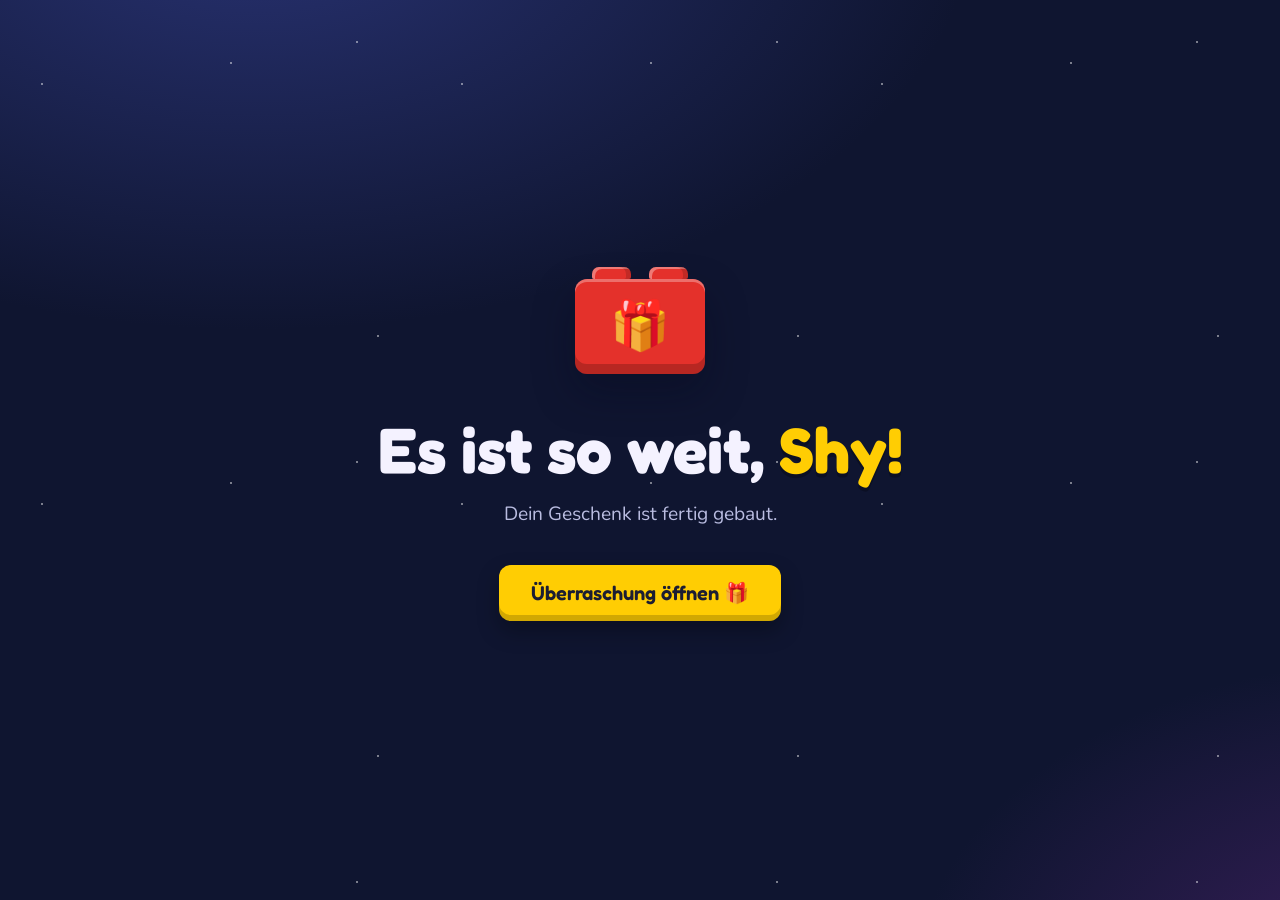
<file: index.html>
<!DOCTYPE html>
<!--
  =====================================================================
  index.html  –  FINALE OBERFLÄCHE (diese Seite bekommt dein Freund)
  =====================================================================
  Aufbau der Seite (von oben nach unten):
    1. <head>            Titel, Schriften, Styles, Vorschau-Infos
    2. #countdown        Timer-Bildschirm (vor dem Geburtstag)
    3. #finale           Großer 10-Sekunden-Countdown (letzte Sekunden)
    4. #tor              „Überraschung öffnen“-Bildschirm (nach Ablauf)
    5. #feier            Die eigentliche Geburtstagsseite:
         .hero           Glückwunsch-Überschrift + Alter
         #collage        Foto-Collage
         #statistik      Statistik „Dieses Jahr zusammen“ (3er-Raster)
         #wuensche       Glückwunsch-Karten
         #playlist       Lieblingssongs (Playlist)
         #brief          Persönlicher Brief
         #geschenk       Geschenk-Baustein → Link zur PDF
    6. #lightbox         Großansicht, wenn man ein Foto/Video anklickt
    7. #player           Mini-Player („Läuft gerade …“) unten links
    8. Skripte           config.js → konfetti.js → playlist.js → main.js

  WICHTIG: Die Texte stehen NICHT hier, sondern in assets/js/config.js.
  Elemente mit  data-text="..."  werden automatisch mit dem passenden
  Text aus der config.js befüllt. So musst du nur eine Datei pflegen.

  Diese Datei ist (fast) identisch mit test.html. Unterschied:
  test.html lädt zusätzlich das Test-Panel (Zeit vorspulen usw.).
  Stellen, an denen test.html etwas mehr enthält, sind unten mit
  „TEST-UNTERSCHIED“ markiert.
  =====================================================================
-->
<html lang="de">
<head>
  <meta charset="UTF-8">
  <meta name="viewport" content="width=device-width, initial-scale=1, viewport-fit=cover">

  <!-- Suchmaschinen sollen diese private Seite nicht aufnehmen -->
  <meta name="robots" content="noindex, nofollow">

  <!-- Titel im Browser-Tab (wird per JavaScript aus der config.js überschrieben) -->
  <title>Psst … 🎁</title>
  <meta name="description" content="Hier wird gerade etwas gebaut …">

  <!-- Vorschau, wenn der Link z. B. per WhatsApp verschickt wird (absichtlich ohne Spoiler) -->
  <meta property="og:title" content="Psst … hier ist etwas für dich 🎁">
  <meta property="og:description" content="Öffne den Link – aber nicht zu früh!">
  <meta property="og:type" content="website">
  <meta name="theme-color" content="#0f1530">

  <!-- Favicon: ein kleiner Geschenk-Emoji (kein extra Bild nötig) -->
  <link rel="icon" href="data:image/svg+xml,<svg xmlns='http://www.w3.org/2000/svg' viewBox='0 0 100 100'><text y='.9em' font-size='90'>🎁</text></svg>">

  <!-- Schriftarten von Google Fonts (falls offline: es wird automatisch eine Ersatzschrift genutzt) -->
  <link rel="preconnect" href="https://fonts.googleapis.com">
  <link rel="preconnect" href="https://fonts.gstatic.com" crossorigin>
  <link href="https://fonts.googleapis.com/css2?family=Caveat:wght@500;700&family=Fredoka:wght@400;500;600;700&family=Nunito:wght@400;600;800&display=swap" rel="stylesheet">

  <!-- Das komplette Design -->
  <link rel="stylesheet" href="assets/css/style.css">

  <!-- TEST-UNTERSCHIED: test.html lädt hier zusätzlich assets/css/test-panel.css -->
</head>

<body>

  <!-- TEST-UNTERSCHIED: test.html zeigt hier zusätzlich ein rotes „TESTMODUS“-Band -->

  <!-- Hinweis, falls JavaScript deaktiviert ist -->
  <noscript>
    <div class="noscript">Bitte aktiviere JavaScript, damit diese Überraschung funktioniert. 🎁</div>
  </noscript>

  <!-- Dekoration: schwebende Bausteine im Hintergrund (werden per JS erzeugt) -->
  <div class="schwebe-steine" id="schwebe-steine" aria-hidden="true"></div>

  <!-- Leinwand für das Konfetti (liegt über allem, fängt aber keine Klicks ab) -->
  <canvas class="konfetti" id="konfetti" aria-hidden="true"></canvas>


  <!-- =================================================================
       1) COUNTDOWN-BILDSCHIRM
       ================================================================= -->
  <section class="screen countdown" id="countdown" hidden>
    <div class="countdown__inhalt">

      <p class="vorzeile" data-text="countdown.vorzeile"></p>
      <h1 class="countdown__titel" data-text="countdown.titel"></h1>
      <p class="countdown__untertitel" data-text="countdown.untertitel"></p>

      <!-- Die vier Timer-Steine. Die Zahlen setzt main.js jede Sekunde neu. -->
      <div class="timer" role="timer" aria-label="Verbleibende Zeit">
        <div class="stein stein--rot">
          <span class="noppen"><i></i><i></i></span>
          <span class="stein__zahl" id="t-tage">--</span>
          <span class="stein__label">Tage</span>
        </div>
        <div class="stein stein--gelb">
          <span class="noppen"><i></i><i></i></span>
          <span class="stein__zahl" id="t-stunden">--</span>
          <span class="stein__label">Stunden</span>
        </div>
        <div class="stein stein--blau">
          <span class="noppen"><i></i><i></i></span>
          <span class="stein__zahl" id="t-minuten">--</span>
          <span class="stein__label">Minuten</span>
        </div>
        <div class="stein stein--gruen">
          <span class="noppen"><i></i><i></i></span>
          <span class="stein__zahl" id="t-sekunden">--</span>
          <span class="stein__label">Sekunden</span>
        </div>
      </div>

      <!-- „bis Mittwoch, 18. November 2026 um 00:00 Uhr“ -->
      <p class="zieldatum" id="zieldatum-text"></p>

      <!-- Bau-Fortschritt: Reihe aus 10 Steinen, die sich nach und nach füllen -->
      <div class="fortschritt" id="fortschritt">
        <div class="fortschritt__steine" id="fortschritt-steine" aria-hidden="true"></div>
        <p class="fortschritt__text" id="fortschritt-text"></p>
      </div>

      <!-- Wechselnde Hinweise (Texte aus config.js → countdown.hinweise) -->
      <p class="hinweis" id="hinweis" aria-live="polite"></p>
    </div>
  </section>


  <!-- =================================================================
       2) FINALE: riesige Zahl in den letzten 10 Sekunden
       ================================================================= -->
  <div class="finale" id="finale" hidden aria-live="assertive">
    <span class="finale__zahl" id="finale-zahl"></span>
  </div>


  <!-- =================================================================
       3) TOR: „Überraschung öffnen“ (erscheint, wenn die Zeit um ist)
       ================================================================= -->
  <section class="screen tor" id="tor" hidden>
    <div class="tor__inhalt">
      <div class="tor__stein" aria-hidden="true">
        <span class="noppen"><i></i><i></i></span>
        <span class="tor__emoji">🎁</span>
      </div>
      <h1 class="tor__titel" data-text="tor.titel"></h1>
      <p class="tor__text" data-text="tor.text"></p>
      <button class="knopf knopf--gross" id="tor-knopf" type="button" data-text="tor.knopf"></button>
    </div>
  </section>


  <!-- =================================================================
       4) DIE GEBURTSTAGSSEITE
       ================================================================= -->
  <main class="feier" id="feier" hidden>

    <!-- ---------- 4a) Glückwunsch-Kopf ---------- -->
    <header class="hero abschnitt abschnitt--dunkel">
      <p class="vorzeile einblenden" data-text="hero.vorzeile"></p>
      <h1 class="hero__titel einblenden" data-text="hero.titel"></h1>

      <!-- Das Alter als Bausteine (wird ausgeblendet, wenn alter = null) -->
      <div class="alter" id="alter" aria-hidden="true"></div>

      <p class="hero__text einblenden" data-text="hero.text"></p>

      <a class="scroll-hinweis" href="#collage" aria-label="Nach unten scrollen">
        <span>Scroll runter</span>
        <span class="scroll-hinweis__pfeil">↓</span>
      </a>
    </header>

    <!-- ---------- 4b) Foto-Collage ---------- -->
    <section class="abschnitt abschnitt--hell collage" id="collage">
      <h2 class="abschnitt__titel einblenden" data-text="collage.titel"></h2>
      <p class="abschnitt__untertitel einblenden" data-text="collage.untertitel"></p>
      <!-- Die Fotos werden von main.js aus config.js → collage.fotos erzeugt -->
      <div class="collage__raster" id="collage-raster"></div>
    </section>

    <!-- ---------- 4b+) Statistik „Dieses Jahr zusammen“ ----------
         Kacheln im 3-Spalten-Raster, gefüllt von main.js aus config.js → statistik.
         Ohne Einträge bleibt der Abschnitt ausgeblendet. -->
    <section class="abschnitt abschnitt--dunkel statistik" id="statistik" hidden>
      <h2 class="abschnitt__titel einblenden" id="statistik-titel"></h2>
      <p class="abschnitt__untertitel einblenden" id="statistik-untertitel"></p>
      <div class="statistik__raster" id="statistik-raster"></div>
    </section>

    <!-- ---------- 4c) Glückwunsch-Karten ---------- -->
    <section class="abschnitt abschnitt--dunkel wuensche" id="wuensche">
      <h2 class="abschnitt__titel einblenden" data-text="wuensche.titel"></h2>
      <div class="wuensche__raster" id="wuensche-raster"></div>
    </section>

    <!-- ---------- 4c+) Playlist mit den Lieblingssongs ----------
         Wird von playlist.js aus config.js → musik.playlist gefüllt.
         Ohne Songs (oder mit abschnittAnzeigen: false) bleibt er ausgeblendet. -->
    <section class="abschnitt abschnitt--blau playlist" id="playlist" hidden>
      <div class="playlist__kopf einblenden">
        <div class="playlist__platte" aria-hidden="true"><span></span></div>
        <h2 class="abschnitt__titel" id="playlist-titel"></h2>
        <p class="abschnitt__untertitel" id="playlist-untertitel"></p>
      </div>
      <ol class="playlist__liste einblenden" id="playlist-liste"></ol>
    </section>

    <!-- ---------- 4d) Der persönliche Brief ---------- -->
    <section class="abschnitt abschnitt--hell brief" id="brief">
      <article class="brief__papier einblenden">
        <h2 class="brief__titel" data-text="brief.titel"></h2>
        <p class="brief__anrede" data-text="brief.anrede"></p>
        <div class="brief__text" id="brief-text"></div>
        <p class="brief__gruss" data-text="brief.gruss"></p>
        <p class="brief__unterschrift" data-text="brief.unterschrift"></p>
      </article>
    </section>

    <!-- ---------- 4e) Das Geschenk ---------- -->
    <section class="abschnitt abschnitt--dunkel geschenk" id="geschenk">
      <h2 class="abschnitt__titel einblenden" data-text="geschenk.titel"></h2>
      <p class="abschnitt__untertitel einblenden" data-text="geschenk.text"></p>

      <!-- Der große Geschenk-Baustein: ein Klick öffnet ihn -->
      <div class="geschenk__buehne">
        <span class="geschenk__strahlen" aria-hidden="true"></span>
        <button class="geschenkstein" id="geschenkstein" type="button"
                aria-expanded="false" aria-controls="geschenk-inhalt"
                aria-label="Geschenk öffnen">
          <span class="geschenkstein__deckel">
            <span class="noppen noppen--4"><i></i><i></i><i></i><i></i></span>
            <span class="geschenkstein__schleife"></span>
          </span>
          <span class="geschenkstein__korpus">
            <span class="geschenkstein__band"></span>
            <span class="geschenkstein__fragezeichen">?</span>
          </span>
        </button>
      </div>

      <!-- Wird nach dem Öffnen eingeblendet -->
      <div class="geschenk__inhalt" id="geschenk-inhalt" hidden>
        <p class="geschenk__set" data-text="geschenk.setName"></p>
        <p class="geschenk__nummer" id="geschenk-nummer"></p>
        <p class="geschenk__enthuellung" data-text="geschenk.enthuellung"></p>
        <div class="geschenk__knoepfe">
          <a class="knopf knopf--gross" id="pdf-oeffnen" href="#" target="_blank" rel="noopener" data-text="geschenk.knopfOeffnen"></a>
          <a class="knopf knopf--zweit" id="pdf-download" href="#" download data-text="geschenk.knopfDownload"></a>
        </div>
      </div>
    </section>

    <footer class="fusszeile">
      <p data-text="fusszeile"></p>
    </footer>
  </main>


  <!-- =================================================================
       5) LIGHTBOX (Großansicht eines Fotos)
       ================================================================= -->
  <div class="lightbox" id="lightbox" hidden role="dialog" aria-modal="true" aria-label="Foto-Großansicht">
    <button class="lightbox__knopf lightbox__schliessen" id="lb-schliessen" type="button" aria-label="Schließen">✕</button>
    <button class="lightbox__knopf lightbox__zurueck" id="lb-zurueck" type="button" aria-label="Vorheriges Foto">‹</button>
    <figure class="lightbox__figur">
      <img class="lightbox__bild" id="lb-bild" alt="">
      <!-- Für Videos in der Collage: wird statt des Bildes angezeigt (mit Ton & Steuerung) -->
      <video class="lightbox__bild" id="lb-video" controls playsinline preload="metadata" hidden></video>
      <figcaption class="lightbox__text">
        <span id="lb-text"></span>
        <span class="lightbox__zaehler" id="lb-zaehler"></span>
      </figcaption>
    </figure>
    <button class="lightbox__knopf lightbox__weiter" id="lb-weiter" type="button" aria-label="Nächstes Foto">›</button>
  </div>

  <!-- =================================================================
       6) MINI-PLAYER („Läuft gerade …“) – gesteuert von playlist.js
       Nur sichtbar auf der Geburtstagsseite und nur, wenn Songs in der
       config.js eingetragen sind.
       ================================================================= -->
  <div class="player" id="player" hidden role="region" aria-label="Musik-Player">
    <!-- Fortschrittsbalken: anklicken = spulen -->
    <div class="player__fortschritt" id="player-fortschritt" role="slider" tabindex="0"
         aria-label="Songposition" aria-valuemin="0" aria-valuemax="100" aria-valuenow="0">
      <span class="player__balken" id="player-balken"></span>
    </div>

    <!-- Zeile 1: Equalizer, „Läuft gerade“, Titel, Künstler -->
    <div class="player__zeile">
      <!-- Animierter Equalizer (bewegt sich nur, wenn Musik läuft) -->
      <span class="eq eq--gross" aria-hidden="true"><i></i><i></i><i></i><i></i></span>

      <div class="player__info" aria-live="polite">
        <span class="player__label"><span id="player-label">Läuft gerade</span> · <span id="player-nummer"></span></span>
        <span class="player__titel" id="player-titel"></span>
        <span class="player__kuenstler" id="player-kuenstler"></span>
      </div>

      <!-- Nur im eingeklappten Zustand sichtbar: Play/Pause -->
      <button type="button" class="player__knopf player__knopf--play player__knopf--mini" id="player-play-mini" aria-label="Abspielen/Pause">
        <svg class="icon-play" viewBox="0 0 24 24" aria-hidden="true"><path d="M7 4v16l13-8z"/></svg>
        <svg class="icon-pause" viewBox="0 0 24 24" aria-hidden="true"><path d="M6 4h4v16H6zM14 4h4v16h-4z"/></svg>
      </button>
      <button type="button" class="player__knopf player__knopf--klein" id="player-minimieren" aria-label="Player einklappen">
        <svg viewBox="0 0 24 24" aria-hidden="true"><path d="M7.4 8.6 12 13.2l4.6-4.6L18 10l-6 6-6-6z"/></svg>
      </button>
    </div>

    <!-- Zeile 2: Zeit, Steuerung, Songliste -->
    <div class="player__steuerung">
      <span class="player__zeit" id="player-zeit">0:00 / 0:00</span>
      <div class="player__knoepfe">
        <button type="button" class="player__knopf" id="player-zurueck" aria-label="Vorheriger Song">
          <svg viewBox="0 0 24 24" aria-hidden="true"><path d="M6 5h2v14H6zM20 5v14L9 12z"/></svg>
        </button>
        <button type="button" class="player__knopf player__knopf--play" id="player-play" aria-label="Abspielen">
          <svg class="icon-play" viewBox="0 0 24 24" aria-hidden="true"><path d="M7 4v16l13-8z"/></svg>
          <svg class="icon-pause" viewBox="0 0 24 24" aria-hidden="true"><path d="M6 4h4v16H6zM14 4h4v16h-4z"/></svg>
        </button>
        <button type="button" class="player__knopf" id="player-weiter" aria-label="Nächster Song">
          <svg viewBox="0 0 24 24" aria-hidden="true"><path d="M16 5h2v14h-2zM4 5v14l11-7z"/></svg>
        </button>
      </div>
      <button type="button" class="player__knopf player__knopf--klein player__listenknopf" id="player-listenknopf"
              aria-label="Songliste anzeigen" aria-expanded="false" aria-controls="player-liste">
        <svg viewBox="0 0 24 24" aria-hidden="true"><path d="M3 6h13v2H3zM3 11h13v2H3zM3 16h9v2H3zM18 11v6.2a2.5 2.5 0 1 0 2 2.4V13h2v-2z"/></svg>
      </button>
    </div>

    <!-- Aufklappbare Songliste -->
    <ol class="player__liste" id="player-liste" hidden></ol>
  </div>


  <!-- =================================================================
       SKRIPTE – Reihenfolge ist wichtig!
       1. config.js   → alle Einstellungen
       2. konfetti.js → Konfetti-Effekt
       3. playlist.js → Musik-Player mit Playlist
       4. main.js     → die eigentliche Logik
       ================================================================= -->
  <!-- TEST-UNTERSCHIED: test.html setzt hier window.TEST_MODE = true -->
  <script src="assets/js/config.js"></script>
  <script src="assets/js/konfetti.js"></script>
  <script src="assets/js/playlist.js"></script>
  <script src="assets/js/main.js"></script>
  <!-- TEST-UNTERSCHIED: test.html lädt hier zusätzlich assets/js/test-panel.js -->
</body>
</html>
</file>
<file: assets/css/style.css>
/* =====================================================================
   style.css  –  DAS DESIGN DER GEBURTSTAGS-WEBSITE
   =====================================================================
   Thema: „Bausteine“ – passend zum LEGO-Geschenk.
   Timer-Ziffern, Alter, Fortschritt und das Geschenk sind als
   Plastik-Bausteine mit Noppen gestaltet; die hellen Abschnitte haben
   ein dezentes Grundplatten-Muster.

   Inhaltsverzeichnis
     1.  Farben & Schriften (Variablen – hier am einfachsten anpassen!)
     2.  Grundlagen
     3.  Bausteine (Steine, Noppen, Mini-Steine)
     4.  Knöpfe
     5.  Hintergrund-Deko & Konfetti
     6.  Countdown-Bildschirm
     7.  Finale (letzte 10 Sekunden)
     8.  Tor („Überraschung öffnen“)
     9.  Feier: allgemeine Abschnitte
     10. Hero (Glückwunsch-Kopf)
     11. Collage (Fotos & Videos)
     12. Glückwünsche
     13. Brief
     14. Geschenk
     15. Lightbox
     16. Playlist, Musik-Player, Fußzeile
     17. Animationen
     18. Handy-Anpassungen & „Bewegung reduzieren“
   ===================================================================== */


/* =====================================================================
   1. FARBEN & SCHRIFTEN
   ===================================================================== */
:root {
  /* Hintergrund (dunkel) */
  --nacht: #0f1530;
  --nacht-2: #1b2350;
  --nacht-3: #283272;

  /* Bausteinfarben */
  --rot: #e4312b;
  --gelb: #ffcd03;
  --blau: #1170c4;
  --gruen: #00a650;
  --orange: #f58220;

  /* Helle Abschnitte */
  --creme: #fff6e3;
  --creme-2: #f6e8c8;
  --papier: #fffdf7;

  /* Text */
  --text-hell: #f4f2ff;
  --text-hell-2: #b9bce0;
  --text-dunkel: #1c1d33;
  --text-dunkel-2: #55576f;

  /* Schriften: Überschriften, Fließtext, Handschrift */
  --schrift-titel: 'Fredoka', 'Trebuchet MS', 'Segoe UI', system-ui, sans-serif;
  --schrift-text: 'Nunito', 'Segoe UI', system-ui, -apple-system, sans-serif;
  --schrift-hand: 'Caveat', 'Segoe Print', 'Comic Sans MS', cursive;

  /* Rundungen & Schatten */
  --radius: 14px;
  --schatten: 0 18px 40px rgba(5, 8, 30, .35);
}


/* =====================================================================
   2. GRUNDLAGEN
   ===================================================================== */
*, *::before, *::after { box-sizing: border-box; }

html { scroll-behavior: smooth; -webkit-text-size-adjust: 100%; }

body {
  margin: 0;
  min-height: 100vh;
  font-family: var(--schrift-text);
  font-size: 1.05rem;
  line-height: 1.6;
  color: var(--text-hell);
  background:
    radial-gradient(1200px 700px at 20% -10%, var(--nacht-3) 0%, transparent 60%),
    radial-gradient(900px 600px at 110% 110%, #3a1f5c 0%, transparent 55%),
    var(--nacht);
  background-attachment: fixed;
  overflow-x: hidden;
}

body.kein-scroll { overflow: hidden; }

[hidden] { display: none !important; }

h1, h2, h3 { font-family: var(--schrift-titel); line-height: 1.15; margin: 0; }

img { max-width: 100%; display: block; }

a { color: inherit; }

:focus-visible { outline: 3px solid var(--gelb); outline-offset: 3px; }

/* Der Name des Geburtstagskindes – in Überschriften farbig */
h1 .name, h2 .name {
  color: var(--gelb);
  text-shadow: 0 4px 0 rgba(0, 0, 0, .25);
}

.vorzeile {
  font-family: var(--schrift-titel);
  font-weight: 500;
  letter-spacing: .14em;
  text-transform: uppercase;
  font-size: .85rem;
  color: var(--gelb);
  margin: 0 0 .8rem;
}

.screen {
  position: relative;
  z-index: 2;
  min-height: 100vh;
  min-height: 100svh;
  display: flex;
  align-items: center;
  justify-content: center;
  padding: 3rem 1.25rem;
  text-align: center;
}

.noscript {
  position: fixed; inset: 0; z-index: 99;
  display: flex; align-items: center; justify-content: center;
  padding: 2rem; text-align: center; background: var(--nacht); font-size: 1.2rem;
}


/* =====================================================================
   3. BAUSTEINE
   ---------------------------------------------------------------------
   .stein            großer Stein (Timer, Alter)
   .stein--rot usw.  Farbvarianten
   .noppen > i       die Noppen oben auf dem Stein
   .mini-stein       kleine Steine (Fortschritt, Hintergrund)
   ===================================================================== */
.stein {
  --farbe: var(--rot);
  --stein-text: #fff;
  position: relative;
  display: flex;
  flex-direction: column;
  align-items: center;
  justify-content: center;
  min-width: 0;
  padding: 1.1rem .6rem .9rem;
  margin-top: 12px;                       /* Platz für die Noppen */
  border-radius: 10px;
  background: var(--farbe);
  color: var(--stein-text);
  box-shadow:
    inset 0 -9px 0 rgba(0, 0, 0, .18),     /* dunkle Unterkante */
    inset 0 3px 0 rgba(255, 255, 255, .35),/* Glanzkante oben */
    inset 6px 0 0 rgba(255, 255, 255, .08),
    0 14px 28px rgba(0, 0, 0, .35);
}
.stein--rot    { --farbe: var(--rot); }
.stein--gelb   { --farbe: var(--gelb); --stein-text: var(--text-dunkel); }
.stein--blau   { --farbe: var(--blau); }
.stein--gruen  { --farbe: var(--gruen); }
.stein--orange { --farbe: var(--orange); }

/* Noppen */
.noppen {
  position: absolute;
  top: -11px;
  left: 0; right: 0;
  display: flex;
  justify-content: space-evenly;
  pointer-events: none;
}
.noppen i {
  display: block;
  width: 30%;
  max-width: 42px;
  height: 12px;
  border-radius: 7px 7px 2px 2px;
  background: var(--farbe);
  box-shadow:
    inset -5px 0 0 rgba(0, 0, 0, .15),
    inset 3px 2px 0 rgba(255, 255, 255, .35);
}
.noppen--4 i { width: 17%; }

.stein__zahl {
  font-family: var(--schrift-titel);
  font-weight: 700;
  font-size: clamp(2.4rem, 8.5vw, 4.6rem);
  line-height: 1;
  min-width: 2ch;
  font-variant-numeric: tabular-nums;
  text-shadow: 0 3px 0 rgba(0, 0, 0, .18);
}
.stein--gelb .stein__zahl { text-shadow: 0 3px 0 rgba(255, 255, 255, .35); }

.stein__label {
  margin-top: .45rem;
  font-size: .78rem;
  font-weight: 800;
  letter-spacing: .1em;
  text-transform: uppercase;
  opacity: .9;
}

/* Kleine Steine (Fortschritt + Hintergrund) */
.mini-stein {
  --farbe: var(--rot);
  position: relative;
  display: inline-block;
  width: 34px;
  height: 20px;
  margin-top: 6px;
  border-radius: 4px;
  border: 2px dashed rgba(255, 255, 255, .22);
  transition: background .5s, border-color .5s, transform .5s;
}
.mini-stein::before,
.mini-stein::after {
  content: '';
  position: absolute;
  top: -7px;
  width: 9px;
  height: 5px;
  border-radius: 3px 3px 0 0;
  border: 2px dashed rgba(255, 255, 255, .22);
  border-bottom: 0;
}
.mini-stein::before { left: 5px; }
.mini-stein::after  { right: 5px; }

.mini-stein--rot    { --farbe: var(--rot); }
.mini-stein--gelb   { --farbe: var(--gelb); }
.mini-stein--blau   { --farbe: var(--blau); }
.mini-stein--gruen  { --farbe: var(--gruen); }
.mini-stein--orange { --farbe: var(--orange); }

.mini-stein--voll {
  background: var(--farbe);
  border: 0;
  box-shadow: inset 0 -4px 0 rgba(0, 0, 0, .2), inset 0 2px 0 rgba(255, 255, 255, .3);
  animation: einrasten .5s cubic-bezier(.3, 1.6, .5, 1);
}
.mini-stein--voll::before,
.mini-stein--voll::after {
  border: 0;
  top: -5px;
  background: var(--farbe);
  box-shadow: inset -2px 0 0 rgba(0, 0, 0, .15);
}


/* =====================================================================
   4. KNÖPFE
   ===================================================================== */
.knopf {
  --knopf-farbe: var(--gelb);
  display: inline-flex;
  align-items: center;
  justify-content: center;
  gap: .5rem;
  padding: .85rem 1.6rem;
  border: 0;
  border-radius: 12px;
  background: var(--knopf-farbe);
  color: var(--text-dunkel);
  font-family: var(--schrift-titel);
  font-size: 1.1rem;
  font-weight: 600;
  text-decoration: none;
  cursor: pointer;
  box-shadow: inset 0 -6px 0 rgba(0, 0, 0, .18), 0 10px 22px rgba(0, 0, 0, .3);
  transition: transform .12s, box-shadow .12s, filter .2s;
}
.knopf:hover { filter: brightness(1.06); transform: translateY(-2px); }
.knopf:active {
  transform: translateY(3px);
  box-shadow: inset 0 -2px 0 rgba(0, 0, 0, .18), 0 4px 10px rgba(0, 0, 0, .3);
}
.knopf--gross { font-size: 1.25rem; padding: 1rem 2rem; }
.knopf--zweit {
  --knopf-farbe: rgba(255, 255, 255, .1);
  color: var(--text-hell);
  box-shadow: inset 0 0 0 2px rgba(255, 255, 255, .35);
}


/* =====================================================================
   5. HINTERGRUND-DEKO & KONFETTI
   ===================================================================== */

/* Sternenhimmel (nur sichtbar, solange Countdown/Tor laufen) */
body::before {
  content: '';
  position: fixed;
  inset: 0;
  z-index: 0;
  pointer-events: none;
  background-image:
    radial-gradient(1.5px 1.5px at 10% 20%, #fff 50%, transparent 51%),
    radial-gradient(1px 1px at 30% 70%, #fff 50%, transparent 51%),
    radial-gradient(1.5px 1.5px at 55% 15%, #fff 50%, transparent 51%),
    radial-gradient(1px 1px at 75% 45%, #fff 50%, transparent 51%),
    radial-gradient(2px 2px at 90% 80%, #fff 50%, transparent 51%),
    radial-gradient(1px 1px at 45% 90%, #fff 50%, transparent 51%),
    radial-gradient(1.5px 1.5px at 85% 10%, #fff 50%, transparent 51%),
    radial-gradient(1px 1px at 5% 55%, #fff 50%, transparent 51%);
  background-size: 420px 420px;
  opacity: .45;
  animation: funkeln 6s ease-in-out infinite alternate;
}

.schwebe-steine {
  position: fixed;
  inset: 0;
  z-index: 1;
  pointer-events: none;
  overflow: hidden;
}
.schwebe-stein {
  position: absolute;
  bottom: -60px;
  opacity: .22;
  transform: scale(var(--groesse, 1));
  animation: schweben 30s linear infinite;
}
/* Auf der Feier-Seite stören die schwebenden Steine nur – ausblenden */
body[data-zustand="feier"] .schwebe-steine { display: none; }

.konfetti {
  position: fixed;
  inset: 0;
  z-index: 50;
  pointer-events: none;
}


/* =====================================================================
   6. COUNTDOWN-BILDSCHIRM
   ===================================================================== */
.countdown__inhalt { width: 100%; max-width: 860px; }

.countdown__titel {
  font-size: clamp(2rem, 6vw, 3.6rem);
  font-weight: 700;
  margin-bottom: 1rem;
}
.countdown__untertitel {
  max-width: 560px;
  margin: 0 auto 2.6rem;
  color: var(--text-hell-2);
  font-size: 1.1rem;
}

.timer {
  display: grid;
  grid-template-columns: repeat(4, minmax(0, 1fr));
  gap: clamp(.6rem, 2.5vw, 1.4rem);
  max-width: 720px;
  margin: 0 auto;
}

.zieldatum {
  margin: 1.8rem 0 0;
  font-weight: 600;
  color: var(--text-hell-2);
}

.fortschritt { margin-top: 2.2rem; }
.fortschritt__steine {
  display: flex;
  flex-wrap: wrap;
  justify-content: center;
  gap: 6px;
}
.fortschritt__text {
  margin: .7rem 0 0;
  font-size: .9rem;
  font-weight: 800;
  letter-spacing: .06em;
  color: var(--text-hell-2);
}

.hinweis {
  min-height: 3.2em;
  margin: 2rem auto 0;
  max-width: 520px;
  font-family: var(--schrift-hand);
  font-size: 1.6rem;
  color: var(--gelb);
  transition: opacity .45s, transform .45s;
}
.hinweis--weg { opacity: 0; transform: translateY(8px); }

/* Hüpf-Animation, wenn eine Ziffer wechselt */
.stein__zahl.tick { animation: tick .45s cubic-bezier(.3, 1.6, .5, 1); }


/* =====================================================================
   7. FINALE – riesige Zahl in den letzten 10 Sekunden
   ===================================================================== */
.finale {
  position: fixed;
  inset: 0;
  z-index: 40;
  display: flex;
  align-items: center;
  justify-content: center;
  background: rgba(10, 13, 35, .82);
  backdrop-filter: blur(6px);
  -webkit-backdrop-filter: blur(6px);
}
.finale__zahl {
  font-family: var(--schrift-titel);
  font-weight: 700;
  font-size: clamp(9rem, 40vw, 22rem);
  line-height: 1;
  color: var(--gelb);
  text-shadow: 0 10px 0 var(--rot), 0 30px 60px rgba(0, 0, 0, .5);
}
.finale__zahl.puls { animation: puls 1s ease-out; }


/* =====================================================================
   8. TOR – „Überraschung öffnen“
   ===================================================================== */
.tor__inhalt { max-width: 640px; }

.tor__stein {
  --farbe: var(--rot);
  position: relative;
  width: 130px;
  height: 95px;
  margin: 0 auto 2.4rem;
  border-radius: 12px;
  background: var(--farbe);
  display: flex;
  align-items: center;
  justify-content: center;
  box-shadow: inset 0 -10px 0 rgba(0, 0, 0, .2), inset 0 3px 0 rgba(255, 255, 255, .3), var(--schatten);
  animation: wackeln 2.4s ease-in-out infinite;
}
.tor__stein .noppen { top: -12px; }
.tor__emoji { font-size: 3rem; }

.tor__titel {
  font-size: clamp(2.2rem, 7vw, 4rem);
  font-weight: 700;
  margin-bottom: .8rem;
}
.tor__text {
  color: var(--text-hell-2);
  font-size: 1.2rem;
  margin: 0 0 2.2rem;
}
#tor-knopf { animation: atmen 2s ease-in-out infinite; }


/* =====================================================================
   9. FEIER – allgemeine Abschnitte
   ===================================================================== */
.feier { position: relative; z-index: 2; }

.abschnitt {
  position: relative;
  padding: clamp(4.5rem, 10vw, 7.5rem) 1.25rem;
  text-align: center;
}

/* Helle Abschnitte mit Grundplatten-Noppen-Muster */
.abschnitt--hell {
  color: var(--text-dunkel);
  background-color: var(--creme);
  background-image:
    radial-gradient(circle at 50% 50%, rgba(0, 0, 0, .045) 0 7px, transparent 8px),
    radial-gradient(circle at 46% 44%, rgba(255, 255, 255, .7) 0 6px, transparent 7px);
  background-size: 34px 34px;
}
/* Noppen-Kante oben an hellen Abschnitten */
.abschnitt--hell::before {
  content: '';
  position: absolute;
  left: 0; right: 0;
  top: -13px;
  height: 14px;
  background:
    radial-gradient(ellipse 13px 14px at 50% 100%, var(--creme) 98%, transparent 100%)
    0 0 / 48px 14px repeat-x;
}

.abschnitt--dunkel { color: var(--text-hell); }

.abschnitt__titel {
  font-size: clamp(2rem, 5.5vw, 3.2rem);
  font-weight: 700;
  margin-bottom: .8rem;
}
.abschnitt--hell .abschnitt__titel { color: var(--text-dunkel); }

.abschnitt__untertitel {
  max-width: 560px;
  margin: 0 auto 3rem;
  font-size: 1.1rem;
  color: var(--text-hell-2);
}
.abschnitt--hell .abschnitt__untertitel { color: var(--text-dunkel-2); }

/* Elemente, die beim Scrollen sanft auftauchen */
.einblenden {
  opacity: 0;
  transform: translateY(28px);
  transition: opacity .8s ease, transform .8s cubic-bezier(.2, .8, .2, 1);
  transition-delay: var(--verzoegerung, 0s);
}
.einblenden.sichtbar { opacity: 1; transform: none; }


/* =====================================================================
   10. HERO – Glückwunsch-Kopf
   ===================================================================== */
.hero {
  min-height: 100vh;
  min-height: 100svh;
  display: flex;
  flex-direction: column;
  align-items: center;
  justify-content: center;
}
.hero__titel {
  font-size: clamp(2.6rem, 8.5vw, 5.6rem);
  font-weight: 700;
  max-width: 1000px;
}
.hero__titel .name { display: inline-block; animation: name-wippen 3s ease-in-out infinite; }

.hero__text {
  max-width: 580px;
  margin: 1.5rem auto 0;
  font-size: 1.2rem;
  color: var(--text-hell-2);
}

.alter {
  display: flex;
  justify-content: center;
  gap: 1rem;
  margin-top: 2.4rem;
}
.alter__stein {
  width: clamp(90px, 22vw, 140px);
  padding: 1.2rem .5rem 1.4rem;
  opacity: 0;
  animation: steinfall .9s cubic-bezier(.3, 1.5, .5, 1) forwards;
  animation-delay: var(--verzoegerung, .4s);
}
.alter__stein .stein__zahl { font-size: clamp(4rem, 13vw, 6.5rem); }

.scroll-hinweis {
  position: absolute;
  bottom: 2rem;
  left: 50%;
  transform: translateX(-50%);
  display: flex;
  flex-direction: column;
  align-items: center;
  gap: .2rem;
  font-size: .85rem;
  font-weight: 800;
  letter-spacing: .1em;
  text-transform: uppercase;
  text-decoration: none;
  color: var(--text-hell-2);
}
.scroll-hinweis__pfeil { font-size: 1.6rem; animation: huepfen 1.6s ease-in-out infinite; }


/* =====================================================================
   11. COLLAGE (Polaroid-Wand mit Fotos & Videos)
   ===================================================================== */
.collage__raster {
  display: grid;
  grid-template-columns: repeat(auto-fill, minmax(230px, 1fr));
  grid-auto-rows: 250px;
  grid-auto-flow: dense;          /* füllt Lücken automatisch auf */
  gap: 1.6rem;
  max-width: 1150px;
  margin: 0 auto;
}

.polaroid {
  --dreh: 0deg;
  position: relative;
  display: flex;
  flex-direction: column;
  margin: 0;
  padding: 10px 10px 0;
  background: #fff;
  border-radius: 3px;
  box-shadow: 0 2px 4px rgba(0, 0, 0, .08), 0 14px 30px rgba(40, 30, 10, .18);
  cursor: zoom-in;
  transform: rotate(var(--dreh));
  transition: transform .35s cubic-bezier(.2, .8, .2, 1), box-shadow .35s, opacity .8s;
}
/* Beim Einblenden zusätzlich die Drehung beibehalten */
.polaroid.einblenden { transform: translateY(28px) rotate(var(--dreh)); }
.polaroid.einblenden.sichtbar { transform: rotate(var(--dreh)); }
.polaroid.einblenden.sichtbar:hover,
.polaroid.einblenden.sichtbar:focus-visible {
  transform: rotate(0deg) scale(1.04);
  z-index: 3;
  box-shadow: 0 4px 8px rgba(0, 0, 0, .1), 0 26px 50px rgba(40, 30, 10, .28);
}

/* Klebestreifen oben */
.polaroid::before {
  content: '';
  position: absolute;
  top: -12px;
  left: 50%;
  width: 90px;
  height: 26px;
  transform: translateX(-50%) rotate(calc(var(--dreh) * -1.5));
  background: rgba(255, 220, 120, .55);
  box-shadow: 0 1px 2px rgba(0, 0, 0, .08);
  z-index: 1;
}

.polaroid--breit { grid-column: span 2; }
.polaroid--hoch  { grid-row: span 2; }

.polaroid img,
.polaroid video,
.polaroid__fehlt {
  flex: 1;
  min-height: 0;
  width: 100%;
  object-fit: cover;
  background: #eee;
}
.polaroid figcaption {
  padding: .35rem .3rem .55rem;
  font-family: var(--schrift-hand);
  font-size: 1.45rem;
  line-height: 1.15;
  color: var(--text-dunkel);
  white-space: nowrap;
  overflow: hidden;
  text-overflow: ellipsis;
}
.polaroid:not(:has(figcaption)) { padding-bottom: 10px; }

/* Kleines ▶-Symbol auf Videos (zeigt: antippen = groß mit Ton) */
.polaroid__play {
  position: absolute;
  top: 18px;
  right: 18px;
  z-index: 2;
  display: flex;
  align-items: center;
  justify-content: center;
  width: 38px;
  height: 38px;
  padding-left: 3px;                /* optisch mittiges Dreieck */
  border-radius: 50%;
  background: rgba(15, 21, 48, .7);
  color: #fff;
  font-size: .95rem;
  pointer-events: none;
  box-shadow: 0 2px 8px rgba(0, 0, 0, .3);
}
.polaroid--kaputt .polaroid__play { display: none; }

.polaroid__fehlt {
  display: flex;
  flex-direction: column;
  align-items: center;
  justify-content: center;
  gap: .4rem;
  color: var(--text-dunkel-2);
  background: repeating-linear-gradient(45deg, #f2f2f2 0 12px, #e9e9e9 12px 24px);
}
.polaroid__fehlt span { font-size: 2.2rem; }
.polaroid__fehlt small { font-size: .8rem; padding: 0 .5rem; word-break: break-all; }


/* =====================================================================
   11b. STATISTIK – 3-Spalten-Raster
   ===================================================================== */
.statistik__raster {
  display: grid;
  grid-template-columns: repeat(3, minmax(0, 1fr));
  gap: clamp(.6rem, 2vw, 1.2rem);
  max-width: 900px;
  margin: 2rem auto 0;
}
.statkachel {
  position: relative;
  display: flex;
  flex-direction: column;
  align-items: center;
  min-width: 0;
  padding: 1.6rem .6rem 1.2rem;
  border-radius: var(--radius);
  background: rgba(255, 255, 255, .07);
  border: 1px solid rgba(255, 255, 255, .12);
  transition: transform .3s, background .3s, opacity .8s;
}
.statkachel.sichtbar:hover { transform: translateY(-5px); background: rgba(255, 255, 255, .12); }

/* Abzeichen oben links: wer hat's geschafft? */
.statkachel__wer {
  position: absolute;
  top: -10px;
  left: 50%;
  transform: translateX(-50%);
  padding: .15rem .6rem;
  border-radius: 999px;
  font-size: .68rem;
  font-weight: 800;
  letter-spacing: .06em;
  text-transform: uppercase;
  white-space: nowrap;
  color: var(--text-dunkel);
  background: var(--gelb);
  box-shadow: 0 3px 8px rgba(0, 0, 0, .25);
}
.statkachel__wer--ich { background: var(--blau); color: #fff; }
.statkachel__wer--freund { background: var(--gruen); color: #fff; }

.statkachel__symbol {
  font-size: clamp(1.8rem, 5vw, 2.4rem);
  line-height: 1;
  margin-top: .4rem;
}
.statkachel__zahl {
  font-family: var(--schrift-titel);
  font-weight: 700;
  font-size: clamp(1.7rem, 5.5vw, 2.6rem);
  line-height: 1.1;
  margin-top: .5rem;
  color: var(--gelb);
  font-variant-numeric: tabular-nums;
}
.statkachel__titel {
  font-size: clamp(.92rem, 2.6vw, 1.1rem);
  font-weight: 600;
  margin-top: .35rem;
  overflow-wrap: anywhere;
}
.statkachel__text {
  margin: .3rem 0 0;
  font-size: clamp(.78rem, 2.2vw, .9rem);
  color: var(--text-hell-2);
  line-height: 1.35;
  overflow-wrap: anywhere;
}

/* Kleine Handys: Schrift etwas kleiner, Raster bleibt 3-spaltig */
@media (max-width: 600px) {
  .statistik__raster { gap: .5rem; }
  .statkachel { padding: 1.4rem .35rem 1rem; }
  .statkachel__zahl { font-size: 1.25rem; max-width: 100%; overflow-wrap: anywhere; }
  .statkachel__titel { font-size: .85rem; }
  .statkachel__text { font-size: .72rem; }
}

/* =====================================================================
   12. GLÜCKWÜNSCHE (Karten)
   ===================================================================== */
.wuensche__raster {
  display: grid;
  grid-template-columns: repeat(auto-fit, minmax(240px, 1fr));
  gap: 1.4rem;
  max-width: 900px;                /* → 3 Karten pro Reihe auf dem PC */
  margin: 2.5rem auto 0;
}

.wunsch {
  padding: 2rem 1.5rem 1.7rem;
  border-radius: var(--radius);
  background: rgba(255, 255, 255, .06);
  border: 1px solid rgba(255, 255, 255, .1);
  text-align: center;
  transition: transform .3s, background .3s, opacity .8s;
}
.wunsch.sichtbar:hover { transform: translateY(-6px); background: rgba(255, 255, 255, .1); }

.wunsch__symbol {
  --farbe: var(--rot);
  position: relative;
  display: inline-flex;
  align-items: center;
  justify-content: center;
  width: 74px;
  height: 58px;
  margin: 10px 0 1.1rem;
  border-radius: 9px;
  font-size: 1.9rem;
  background: var(--farbe);
  box-shadow: inset 0 -6px 0 rgba(0, 0, 0, .18), inset 0 2px 0 rgba(255, 255, 255, .3);
}
/* zwei Noppen auf dem Symbol-Stein */
.wunsch__symbol::before,
.wunsch__symbol::after {
  content: '';
  position: absolute;
  top: -8px;
  width: 20px;
  height: 9px;
  border-radius: 5px 5px 1px 1px;
  background: var(--farbe);
  box-shadow: inset -3px 0 0 rgba(0, 0, 0, .15);
}
.wunsch__symbol::before { left: 12px; }
.wunsch__symbol::after  { right: 12px; }

.wunsch__symbol--rot    { --farbe: var(--rot); }
.wunsch__symbol--gelb   { --farbe: var(--gelb); }
.wunsch__symbol--blau   { --farbe: var(--blau); }
.wunsch__symbol--gruen  { --farbe: var(--gruen); }
.wunsch__symbol--orange { --farbe: var(--orange); }

.wunsch__titel { font-size: 1.4rem; font-weight: 600; margin-bottom: .4rem; }
.wunsch__text { margin: 0; color: var(--text-hell-2); }


/* =====================================================================
   13. BRIEF
   ===================================================================== */
.brief__papier {
  position: relative;
  max-width: 720px;
  margin: 0 auto;
  padding: clamp(2rem, 6vw, 3.6rem) clamp(1.4rem, 6vw, 4rem);
  text-align: left;
  background:
    linear-gradient(90deg, transparent 0 clamp(2.2rem, 5vw, 3rem), rgba(228, 49, 43, .22) clamp(2.2rem, 5vw, 3rem) calc(clamp(2.2rem, 5vw, 3rem) + 2px), transparent 0),
    repeating-linear-gradient(transparent 0 33px, rgba(17, 112, 196, .12) 33px 34px),
    var(--papier);
  border-radius: 4px;
  box-shadow: 0 2px 4px rgba(0, 0, 0, .06), 0 30px 60px rgba(60, 40, 10, .18);
  transform: rotate(-.6deg);
}
.brief__papier.einblenden { transform: translateY(28px) rotate(-.6deg); }
.brief__papier.einblenden.sichtbar { transform: rotate(-.6deg); }

/* Klebestreifen an den Ecken */
.brief__papier::before,
.brief__papier::after {
  content: '';
  position: absolute;
  top: -14px;
  width: 110px;
  height: 30px;
  background: rgba(255, 205, 3, .45);
}
.brief__papier::before { left: -20px; transform: rotate(-30deg); }
.brief__papier::after  { right: -20px; transform: rotate(30deg); }

.brief__titel {
  font-size: clamp(1.6rem, 4.5vw, 2.3rem);
  color: var(--rot);
  margin-bottom: 1.6rem;
}
.brief__anrede {
  font-family: var(--schrift-hand);
  font-size: 2rem;
  margin: 0 0 .8rem;
}
.brief__text p {
  margin: 0 0 1.1rem;
  font-size: 1.1rem;
  line-height: 1.8;
  color: #2b2c40;
}
.brief__gruss {
  margin: 2rem 0 0;
  font-family: var(--schrift-hand);
  font-size: 1.7rem;
}
.brief__unterschrift {
  margin: 0;
  font-family: var(--schrift-hand);
  font-weight: 700;
  font-size: 2.6rem;
  color: var(--blau);
  transform: rotate(-3deg);
  transform-origin: left;
}


/* =====================================================================
   14. GESCHENK – der große Baustein
   ===================================================================== */
.geschenk { padding-bottom: clamp(5rem, 12vw, 8rem); }

.geschenk__buehne {
  position: relative;
  display: flex;
  justify-content: center;
  align-items: flex-end;
  height: 300px;
  margin: 1rem auto 0;
}

/* Lichtstrahlen hinter dem Geschenk (erscheinen beim Öffnen) */
.geschenk__strahlen {
  position: absolute;
  left: 50%;
  bottom: 40px;
  width: 520px;
  height: 520px;
  margin-left: -260px;
  border-radius: 50%;
  background: repeating-conic-gradient(rgba(255, 205, 3, .35) 0 10deg, transparent 10deg 24deg);
  -webkit-mask-image: radial-gradient(circle, #000 20%, transparent 68%);
          mask-image: radial-gradient(circle, #000 20%, transparent 68%);
  opacity: 0;
  transform: scale(.4);
  transition: opacity .8s, transform 1s cubic-bezier(.2, .8, .2, 1);
}
.geschenk__buehne.offen .geschenk__strahlen {
  opacity: 1;
  transform: scale(1);
  animation: drehen 18s linear infinite;
}

.geschenkstein {
  --farbe: var(--rot);
  position: relative;
  width: 260px;
  height: 200px;
  padding: 0;
  border: 0;
  background: none;
  cursor: pointer;
  animation: wackeln 2.6s ease-in-out infinite;
}
.geschenkstein:hover { animation-duration: .8s; }
.geschenkstein.offen { animation: none; cursor: default; }

/* Deckel (oberer Teil mit Noppen) */
.geschenkstein__deckel {
  position: absolute;
  left: -8px; right: -8px;
  top: 14px;
  height: 52px;
  z-index: 2;
  border-radius: 10px 10px 4px 4px;
  background: var(--farbe);
  box-shadow: inset 0 -8px 0 rgba(0, 0, 0, .22), inset 0 3px 0 rgba(255, 255, 255, .3), 0 6px 0 rgba(0, 0, 0, .12);
  transition: transform .9s cubic-bezier(.3, 1.3, .5, 1), opacity .9s;
}
.geschenkstein__deckel .noppen { top: -14px; }
.geschenkstein__deckel .noppen i { height: 15px; }

/* Korpus (unterer Teil) */
.geschenkstein__korpus {
  position: absolute;
  left: 0; right: 0;
  top: 60px;
  bottom: 0;
  border-radius: 4px 4px 12px 12px;
  background: var(--farbe);
  filter: brightness(.92);
  box-shadow: inset 0 -12px 0 rgba(0, 0, 0, .22), var(--schatten);
  display: flex;
  align-items: center;
  justify-content: center;
}

/* Geschenkband (gelb, senkrecht über Deckel und Korpus) */
.geschenkstein__band,
.geschenkstein__deckel::after {
  content: '';
  position: absolute;
  left: 50%;
  top: 0; bottom: 0;
  width: 36px;
  margin-left: -18px;
  background: var(--gelb);
  box-shadow: inset -6px 0 0 rgba(0, 0, 0, .1);
}
.geschenkstein__fragezeichen {
  position: relative;
  z-index: 1;
  font-family: var(--schrift-titel);
  font-weight: 700;
  font-size: 4rem;
  color: #fff;
  text-shadow: 0 4px 0 rgba(0, 0, 0, .25);
  transition: opacity .4s;
}

/* Schleife oben drauf */
.geschenkstein__schleife {
  position: absolute;
  left: 50%;
  top: -40px;
  width: 0;
  height: 0;
  z-index: 3;
}
.geschenkstein__schleife::before,
.geschenkstein__schleife::after {
  content: '';
  position: absolute;
  top: 0;
  width: 46px;
  height: 34px;
  border: 9px solid var(--gelb);
  border-radius: 50% 50% 50% 50% / 60% 60% 40% 40%;
  box-shadow: inset -3px -3px 0 rgba(0, 0, 0, .08);
}
.geschenkstein__schleife::before { right: 0; transform: rotate(-22deg); transform-origin: right bottom; }
.geschenkstein__schleife::after  { left: 0;  transform: rotate(22deg);  transform-origin: left bottom; }

/* Zustand „offen“: Deckel fliegt weg */
.geschenkstein.offen .geschenkstein__deckel {
  transform: translate(60px, -190px) rotate(28deg);
  opacity: 0;
}
.geschenkstein.offen .geschenkstein__fragezeichen { opacity: 0; }

/* Inhalt nach dem Öffnen */
.geschenk__inhalt {
  position: relative;
  max-width: 620px;
  margin: 2.5rem auto 0;
  padding: 2.4rem 1.6rem;
  border-radius: 18px;
  background: rgba(255, 255, 255, .07);
  border: 1px solid rgba(255, 255, 255, .14);
  opacity: 0;
  transform: translateY(30px) scale(.96);
  transition: opacity .7s, transform .7s cubic-bezier(.2, 1.2, .4, 1);
}
.geschenk__inhalt.sichtbar { opacity: 1; transform: none; }

.geschenk__set {
  margin: 0;
  font-family: var(--schrift-titel);
  font-size: clamp(1.8rem, 5vw, 2.6rem);
  font-weight: 700;
  color: var(--gelb);
}
.geschenk__nummer {
  margin: .3rem 0 0;
  font-weight: 800;
  letter-spacing: .1em;
  color: var(--text-hell-2);
}
.geschenk__enthuellung {
  margin: 1.2rem auto 2rem;
  max-width: 480px;
  color: var(--text-hell);
}
.geschenk__knoepfe {
  display: flex;
  flex-wrap: wrap;
  justify-content: center;
  gap: 1rem;
}


/* =====================================================================
   15. LIGHTBOX
   ===================================================================== */
.lightbox {
  position: fixed;
  inset: 0;
  z-index: 60;
  display: flex;
  align-items: center;
  justify-content: center;
  padding: 4rem 4.5rem;
  background: rgba(8, 10, 28, .92);
  opacity: 0;
  transition: opacity .2s;
}
.lightbox.offen { opacity: 1; }

.lightbox__figur {
  display: flex;
  flex-direction: column;
  align-items: center;
  max-width: 100%;
  max-height: 100%;
  margin: 0;
}
.lightbox__bild {
  max-width: 100%;
  background: #000;
  max-height: calc(100vh - 11rem);
  object-fit: contain;
  border: 10px solid #fff;
  border-bottom-width: 14px;
  border-radius: 3px;
  box-shadow: 0 30px 80px rgba(0, 0, 0, .6);
}
.lightbox__text {
  margin-top: 1rem;
  font-family: var(--schrift-hand);
  font-size: 1.8rem;
  text-align: center;
}
.lightbox__zaehler {
  display: block;
  font-family: var(--schrift-text);
  font-size: .85rem;
  color: var(--text-hell-2);
}
.lightbox__knopf {
  position: absolute;
  width: 52px;
  height: 52px;
  border: 0;
  border-radius: 50%;
  background: rgba(255, 255, 255, .12);
  color: #fff;
  font-size: 1.8rem;
  line-height: 1;
  cursor: pointer;
  transition: background .2s;
}
.lightbox__knopf:hover { background: rgba(255, 255, 255, .25); }
.lightbox__schliessen { top: 1rem; right: 1rem; font-size: 1.3rem; }
.lightbox__zurueck { left: 1rem; top: 50%; transform: translateY(-50%); }
.lightbox__weiter { right: 1rem; top: 50%; transform: translateY(-50%); }


/* =====================================================================
   16. PLAYLIST, MUSIK-PLAYER, FUSSZEILE
   ===================================================================== */
/* ---------------------------------------------------------------------
   PLAYLIST-ABSCHNITT (blau, mit drehender Schallplatte)
   --------------------------------------------------------------------- */
.abschnitt--blau {
  color: var(--text-hell);
  background-color: #0d5aa0;
  background-image:
    radial-gradient(circle at 50% 50%, rgba(0, 0, 0, .12) 0 7px, transparent 8px),
    radial-gradient(circle at 46% 44%, rgba(255, 255, 255, .12) 0 6px, transparent 7px),
    linear-gradient(180deg, #0d5aa0, #0a3f7a);
  background-size: 34px 34px, 34px 34px, 100% 100%;
}
/* Noppen-Kante oben (wie bei den hellen Abschnitten, nur in Blau) */
.abschnitt--blau::before {
  content: '';
  position: absolute;
  left: 0; right: 0;
  top: -13px;
  height: 14px;
  background:
    radial-gradient(ellipse 13px 14px at 50% 100%, #0d5aa0 98%, transparent 100%)
    0 0 / 48px 14px repeat-x;
}
.abschnitt--blau .abschnitt__untertitel { color: rgba(255, 255, 255, .78); margin-bottom: 2.4rem; }

/* Schallplatte über der Überschrift – dreht sich, solange Musik läuft */
.playlist__platte {
  position: relative;
  width: 120px;
  height: 120px;
  margin: 0 auto 1.6rem;
  border-radius: 50%;
  background:
    radial-gradient(circle, transparent 0 30%, rgba(255, 255, 255, .06) 30.5% 31%, transparent 31.5%),
    repeating-radial-gradient(circle, #151515 0 2px, #222 2px 4px);
  box-shadow: 0 14px 30px rgba(0, 0, 0, .4), inset 0 0 0 3px #111;
  animation: drehen-platte 3.2s linear infinite;
  animation-play-state: paused;
}
.playlist__platte span {          /* rotes Etikett in der Mitte mit Loch */
  position: absolute;
  inset: 34%;
  border-radius: 50%;
  background: radial-gradient(circle, var(--nacht) 0 12%, var(--rot) 13% 100%);
  box-shadow: inset 0 0 0 3px rgba(0, 0, 0, .15);
}
.playlist__platte span::after {   /* kleiner Glanz-Streifen auf dem Etikett */
  content: '';
  position: absolute;
  left: 18%; right: 18%;
  top: 30%;
  height: 8%;
  border-radius: 4px;
  background: var(--gelb);
}
body.musik-spielt .playlist__platte { animation-play-state: running; }

.playlist__liste {
  max-width: 640px;
  margin: 0 auto;
  padding: 0;
  list-style: none;
  text-align: left;
}

/* ---------------------------------------------------------------------
   EIN SONG (wird in der Playlist UND in der Mini-Player-Liste benutzt)
   --------------------------------------------------------------------- */
.song + .song { margin-top: .55rem; }

.song__knopf {
  display: grid;
  grid-template-columns: 2.2rem 1fr auto;
  align-items: center;
  gap: .9rem;
  width: 100%;
  padding: .85rem 1.1rem;
  border: 0;
  border-radius: 12px;
  background: rgba(255, 255, 255, .1);
  color: inherit;
  font: inherit;
  text-align: left;
  cursor: pointer;
  transition: background .2s, transform .15s;
}
.song__knopf:hover { background: rgba(255, 255, 255, .18); transform: translateX(3px); }

.song__links {
  display: flex;
  align-items: center;
  justify-content: center;
  font-family: var(--schrift-titel);
  font-weight: 600;
  font-size: 1.1rem;
  opacity: .8;
}
.song__links .eq { display: none; }
.song.aktiv .song__nummer { display: none; }
.song.aktiv .song__links .eq { display: inline-flex; }

.song__text { display: flex; flex-direction: column; min-width: 0; }
.song__titel {
  font-weight: 800;
  white-space: nowrap;
  overflow: hidden;
  text-overflow: ellipsis;
}
.song__kuenstler {
  font-size: .9rem;
  opacity: .75;
  white-space: nowrap;
  overflow: hidden;
  text-overflow: ellipsis;
}
.song__notiz {
  font-family: var(--schrift-hand);
  font-size: 1.3rem;
  line-height: 1.1;
  color: var(--gelb);
  margin-top: .15rem;
}
.song__dauer { font-size: .85rem; opacity: .7; font-variant-numeric: tabular-nums; }

/* Aktueller Song: gelber Baustein */
.song.aktiv .song__knopf {
  background: var(--gelb);
  color: var(--text-dunkel);
  box-shadow: inset 0 -5px 0 rgba(0, 0, 0, .15);
}
.song.aktiv .song__notiz { color: var(--rot); }
/* Datei fehlt → ausgegraut */
.song.kaputt .song__knopf { opacity: .4; cursor: not-allowed; }
.song.kaputt .song__titel { text-decoration: line-through; }

/* ---------------------------------------------------------------------
   EQUALIZER (die kleinen hüpfenden Balken)
   --------------------------------------------------------------------- */
.eq {
  display: inline-flex;
  align-items: flex-end;
  gap: 2px;
  height: 16px;
}
.eq i {
  display: block;
  width: 3px;
  height: 35%;
  border-radius: 1px;
  background: currentColor;
}
.eq--gross { height: 26px; gap: 3px; color: var(--gelb); flex-shrink: 0; }
.eq--gross i { width: 4px; }

.song.spielt .eq i,
.player.spielt .eq i { animation: eq .9s ease-in-out infinite alternate; }
.song.spielt .eq i:nth-child(2),
.player.spielt .eq i:nth-child(2) { animation-duration: .65s; animation-delay: -.2s; }
.song.spielt .eq i:nth-child(3),
.player.spielt .eq i:nth-child(3) { animation-duration: 1.1s; animation-delay: -.5s; }
.song.spielt .eq i:nth-child(4),
.player.spielt .eq i:nth-child(4) { animation-duration: .8s; animation-delay: -.35s; }

/* ---------------------------------------------------------------------
   MINI-PLAYER (schwebt unten links)
   --------------------------------------------------------------------- */
.player {
  position: fixed;
  left: 1rem;
  bottom: 1rem;
  z-index: 45;
  width: 370px;
  max-width: calc(100vw - 2rem);
  overflow: hidden;
  border-radius: 16px;
  background: rgba(15, 21, 48, .94);
  border: 1px solid rgba(255, 255, 255, .14);
  box-shadow: 0 18px 40px rgba(0, 0, 0, .45);
  backdrop-filter: blur(10px);
  -webkit-backdrop-filter: blur(10px);
  color: var(--text-hell);
  animation: player-rein .5s cubic-bezier(.2, 1.2, .4, 1);
}

/* Fortschrittsbalken (oben, über die ganze Breite) */
.player__fortschritt {
  position: relative;
  height: 14px;               /* große Klickfläche … */
  margin-bottom: -8px;
  cursor: pointer;
}
.player__fortschritt::before { /* … aber nur 5px sichtbar */
  content: '';
  position: absolute;
  left: 0; right: 0; top: 0;
  height: 5px;
  background: rgba(255, 255, 255, .12);
}
.player__balken {
  position: absolute;
  left: 0; top: 0;
  height: 5px;
  width: 0;
  background: var(--gelb);
  transition: width .25s linear;
}
.player__fortschritt:hover::before,
.player__fortschritt:hover .player__balken { height: 7px; }

.player__zeile {
  display: flex;
  align-items: center;
  gap: .8rem;
  padding: .8rem .6rem .2rem 1rem;
}

.player__info { display: flex; flex-direction: column; flex: 1; min-width: 0; line-height: 1.3; }
.player__label {
  font-size: .68rem;
  font-weight: 800;
  letter-spacing: .1em;
  text-transform: uppercase;
  color: var(--gelb);
  white-space: nowrap;
}
.player__titel {
  font-weight: 800;
  font-size: 1.02rem;
  white-space: nowrap;
  overflow: hidden;
  text-overflow: ellipsis;
}
.player__kuenstler {
  font-size: .85rem;
  color: var(--text-hell-2);
  white-space: nowrap;
  overflow: hidden;
  text-overflow: ellipsis;
}

/* Zeile 2: Zeit links – Steuerung mittig – Liste rechts */
.player__steuerung {
  display: grid;
  grid-template-columns: 1fr auto 1fr;
  align-items: center;
  padding: .1rem .6rem .6rem 1rem;
}
.player__zeit {
  font-size: .75rem;
  color: var(--text-hell-2);
  font-variant-numeric: tabular-nums;
  white-space: nowrap;
}
.player__knoepfe { display: flex; align-items: center; gap: .35rem; }
.player__listenknopf { justify-self: end; }

.player__knopf {
  display: inline-flex;
  align-items: center;
  justify-content: center;
  flex-shrink: 0;
  width: 38px;
  height: 38px;
  padding: 0;
  border: 0;
  border-radius: 50%;
  background: transparent;
  color: var(--text-hell);
  cursor: pointer;
  transition: background .15s, transform .1s;
}
.player__knopf:hover { background: rgba(255, 255, 255, .12); }
.player__knopf:active { transform: scale(.92); }
.player__knopf svg { width: 20px; height: 20px; fill: currentColor; }

.player__knopf--play {
  width: 46px;
  height: 46px;
  background: var(--gelb);
  color: var(--text-dunkel);
  box-shadow: inset 0 -4px 0 rgba(0, 0, 0, .15);
}
.player__knopf--play:hover { background: var(--gelb); filter: brightness(1.07); }
.player__knopf--play svg { width: 22px; height: 22px; }
.player .icon-pause { display: none; }
.player.spielt .icon-play { display: none; }
.player.spielt .icon-pause { display: block; }

.player__knopf--klein { width: 34px; height: 34px; color: var(--text-hell-2); }
.player__knopf--klein svg { width: 18px; height: 18px; }
.player.liste-offen #player-listenknopf { color: var(--gelb); background: rgba(255, 255, 255, .08); }

/* kleiner Play-Knopf nur im eingeklappten Zustand */
.player__knopf--mini { display: none; width: 38px; height: 38px; }
.player__knopf--mini svg { width: 18px; height: 18px; }

/* Aufklappbare Liste im Player */
.player__liste {
  max-height: 260px;
  margin: 0;
  padding: .5rem;
  list-style: none;
  overflow-y: auto;
  border-top: 1px solid rgba(255, 255, 255, .1);
}
.player__liste .song + .song { margin-top: .3rem; }
.player__liste .song__knopf {
  grid-template-columns: 1.6rem 1fr auto;
  gap: .6rem;
  padding: .5rem .7rem;
  border-radius: 9px;
  font-size: .92rem;
  background: rgba(255, 255, 255, .05);
}
.player__liste .song__links { font-size: .9rem; }

/* Eingeklappt: Equalizer + Songtitel + Play/Pause + Ausklapp-Knopf */
.player.minimiert { width: 300px; }
.player.minimiert .player__steuerung,
.player.minimiert .player__liste,
.player.minimiert .player__fortschritt,
.player.minimiert .player__label,
.player.minimiert .player__kuenstler { display: none !important; }
.player.minimiert .player__knopf--mini { display: inline-flex; }
.player.minimiert .player__zeile { padding: .55rem .5rem .55rem .9rem; gap: .6rem; }
.player.minimiert .eq--gross { height: 20px; }
.player.minimiert #player-minimieren svg { transform: rotate(180deg); }

/* Damit der Player die Fußzeile nicht verdeckt */
body.mit-player .fusszeile { padding-bottom: 8rem; }

.fusszeile {
  padding: 2.5rem 1.25rem 3rem;
  text-align: center;
  font-size: .95rem;
  color: var(--text-hell-2);
  border-top: 1px solid rgba(255, 255, 255, .08);
}
.fusszeile p { margin: 0; }


/* =====================================================================
   17. ANIMATIONEN
   ===================================================================== */
@keyframes tick {
  0%   { transform: translateY(-14px) scale(1.08); opacity: .3; }
  100% { transform: none; opacity: 1; }
}
@keyframes einrasten {
  0%   { transform: translateY(-16px); }
  100% { transform: none; }
}
@keyframes steinfall {
  0%   { opacity: 0; transform: translateY(-160px) rotate(-12deg); }
  100% { opacity: 1; transform: none; }
}
@keyframes puls {
  0%   { transform: scale(1.6); opacity: 0; }
  30%  { transform: scale(1); opacity: 1; }
  100% { transform: scale(.85); opacity: .2; }
}
@keyframes wackeln {
  0%, 70%, 100% { transform: rotate(0); }
  75% { transform: rotate(-4deg); }
  80% { transform: rotate(4deg); }
  85% { transform: rotate(-3deg); }
  90% { transform: rotate(2deg); }
}
@keyframes atmen {
  0%, 100% { transform: scale(1); }
  50%      { transform: scale(1.05); }
}
@keyframes huepfen {
  0%, 100% { transform: translateY(0); }
  50%      { transform: translateY(8px); }
}
@keyframes name-wippen {
  0%, 100% { transform: rotate(-2deg); }
  50%      { transform: rotate(2deg) translateY(-4px); }
}
@keyframes schweben {
  0%   { transform: translateY(0) rotate(0deg) scale(var(--groesse, 1)); }
  100% { transform: translateY(-115vh) rotate(360deg) scale(var(--groesse, 1)); }
}
@keyframes funkeln {
  from { opacity: .3; }
  to   { opacity: .6; }
}
@keyframes drehen {
  to { transform: scale(1) rotate(360deg); }
}
@keyframes drehen-platte {
  to { transform: rotate(360deg); }
}
@keyframes eq {
  from { height: 20%; }
  to   { height: 100%; }
}
@keyframes player-rein {
  from { transform: translateY(120%); opacity: 0; }
  to   { transform: none; opacity: 1; }
}


/* =====================================================================
   18. HANDY-ANPASSUNGEN & „BEWEGUNG REDUZIEREN“
   ===================================================================== */
@media (max-width: 600px) {
  body { font-size: 1rem; }

  .stein { padding: .9rem .25rem .7rem; border-radius: 8px; }
  .stein__label { font-size: .6rem; letter-spacing: .04em; }
  .noppen { top: -9px; }
  .noppen i { height: 10px; }

  .collage__raster {
    grid-template-columns: repeat(2, minmax(0, 1fr));
    grid-auto-rows: 190px;
    gap: 1rem;
  }
  .polaroid { padding: 6px 6px 0; }
  .polaroid figcaption { font-size: 1.15rem; }

  .geschenkstein { width: 210px; height: 165px; }
  .geschenk__buehne { height: 250px; }

  .lightbox { padding: 4rem .75rem 5rem; }

  /* Player auf dem Handy: volle Breite unten */
  .player { left: .5rem; right: .5rem; bottom: .5rem; width: auto; max-width: none; }
  .player.minimiert { right: .5rem; width: auto; }
  .song__knopf { padding: .75rem .85rem; gap: .7rem; }
  .lightbox__zurueck, .lightbox__weiter { top: auto; bottom: 1rem; transform: none; }
  .lightbox__zurueck { left: calc(50% - 64px); }
  .lightbox__weiter  { right: calc(50% - 64px); }
}

@media (prefers-reduced-motion: reduce) {
  *, *::before, *::after {
    animation-duration: .01ms !important;
    animation-iteration-count: 1 !important;
    transition-duration: .01ms !important;
    scroll-behavior: auto !important;
  }
  .alter__stein { opacity: 1; }
}
</file>
